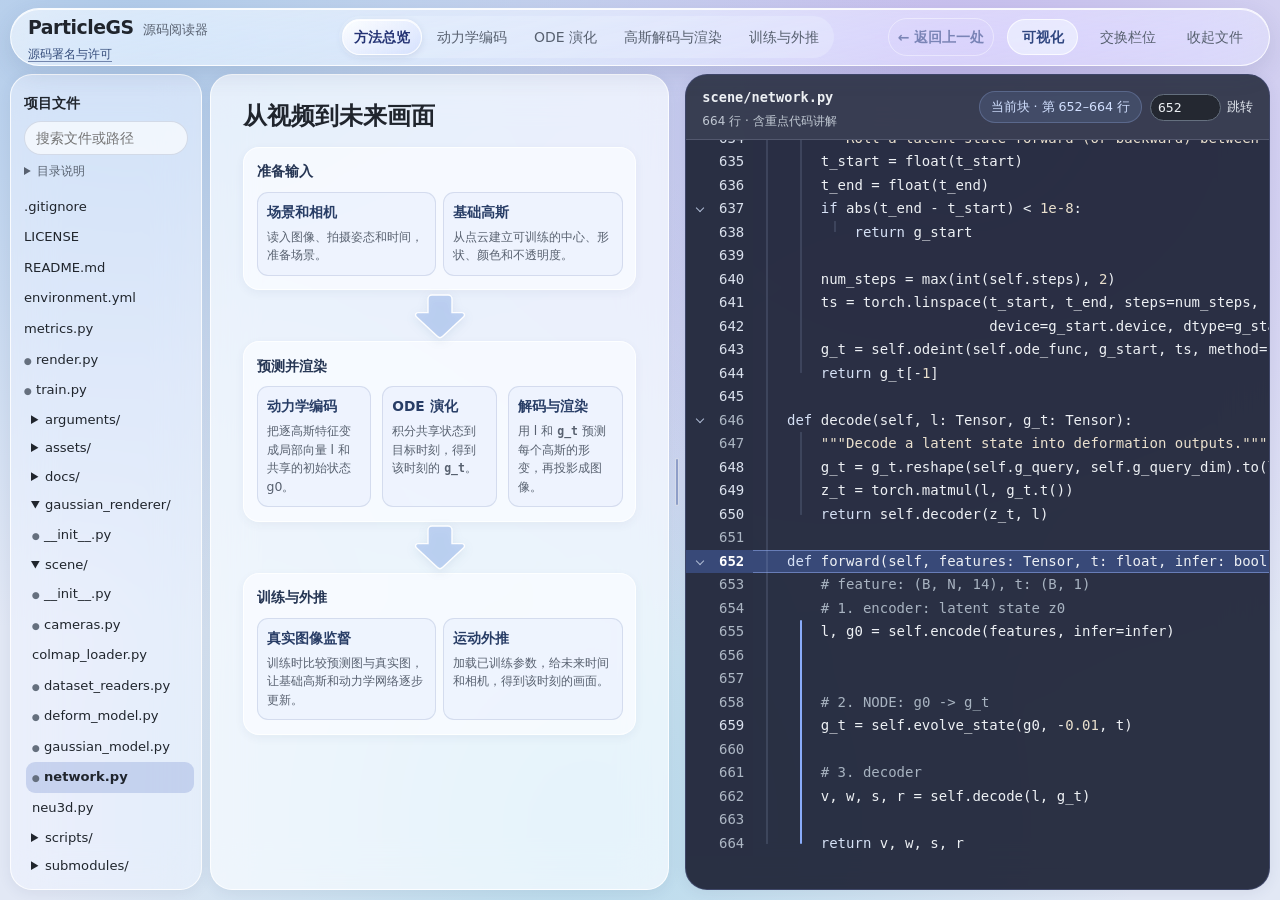
<file: index.html>
<!doctype html>
<html lang="zh-CN">
<head>
  <meta charset="utf-8">
  <meta name="viewport" content="width=device-width,initial-scale=1">
  <title>ParticleGS 源码阅读器</title>
  <link rel="stylesheet" href="reader.css?v=1c679a184b32">
  <link rel="stylesheet" href="decoder-diagram.css">
  <link rel="stylesheet" href="visualizations.css">
</head>
<body>
<header class="mast">
  <div class="brand"><strong>ParticleGS</strong><span>源码阅读器</span><a class="credits-link" href="credits.html">源码署名与许可</a></div>
  <nav id="examples" class="examples" aria-label="方法导航"></nav>
  <div class="mast-actions">
    <button id="reading-back" class="utility reading-back" type="button" disabled><span aria-hidden="true">←</span> 返回上一处</button>
    <button id="open-visualizations" class="utility visualization-launch" type="button" aria-haspopup="dialog" aria-controls="visualization-index">可视化</button>
    <button id="swap-panes" class="utility pane-order" type="button" aria-controls="lesson-pane source-pane" aria-pressed="false">交换栏位</button>
    <button id="toggle" class="utility" aria-controls="sidebar" aria-expanded="true">收起文件</button>
  </div>
</header>
<div class="workbench" id="bench">
  <aside id="sidebar" aria-label="文件目录">
    <div class="navtop">
      <label for="filter">项目文件</label>
      <input id="filter" type="search" placeholder="搜索文件或路径" autocomplete="off">
      <details class="directory-info">
        <summary>目录说明</summary>
        <p id="coverage"></p>
      </details>
    </div>
    <nav id="tree" aria-label="源码目录"></nav>

  </aside>
  <main class="reader-panes">
    <section id="lesson-pane" class="lesson" aria-label="代码讲解和可视化">
      <div id="reading" class="reading" aria-live="polite"></div>
    </section>
    <div id="reader-splitter" class="reader-splitter" role="separator" aria-label="讲解区宽度"
      aria-controls="lesson-pane" aria-orientation="vertical" aria-valuemin="25" aria-valuemax="75"
      aria-valuenow="44" tabindex="0" title="左右拖动调整宽度，双击恢复默认"></div>
    <section id="source-pane" class="source" aria-label="源代码">
      <div class="sourcebar">
        <div><strong id="path"></strong><div id="status"></div></div>
        <span id="source-scope-range" class="source-scope-range" hidden></span>
        <form id="jump">
          <label class="sr" for="line">行号</label>
          <input id="line" type="number" min="1" placeholder="行号">
          <button>跳转</button>
        </form>
      </div>
      <div id="code" class="code" tabindex="0" aria-label="代码行。点击查看解释，用上下方向键切换行，点击行号旁的箭头折叠代码块。"></div>
    </section>
  </main>
</div>
<dialog id="visualization-index" class="visualization-index" aria-labelledby="visualization-title">
  <header>
    <h2 id="visualization-title">可视化</h2>
    <form method="dialog"><button type="submit" autofocus>关闭</button></form>
  </header>
  <div id="visualization-list" class="visualization-list"></div>
</dialog>
<script src="sources.js"></script>
<script src="lessons.js?v=534bbe574a1a"></script>
<script src="project-guide.js?v=bda162ab8691"></script>
<script src="project-manual.js"></script>
<script src="project-notes.js"></script>
<script src="project-parameters.js"></script>
<script src="project-blocks.js?v=e757223544d8"></script>
<script src="project-collections.js"></script>
<script src="collection-details.js"></script>
<script src="collection-ui.js"></script>
<script src="project-expressions.js?v=a1da36691e9a"></script>
<script src="parameter-ui.js"></script>
<script src="expression-ui.js?v=c248bbf703a5"></script>
<script src="project-ui.js?v=62395c3421f5"></script>
<script src="block-ui.js?v=900f83ab3ac8"></script>
<script src="ode-chapter.js?v=17c70b2e24cc"></script>
<script src="project-name-contexts.js?v=3cd729aeef01"></script>
<script src="term-ui.js?v=ff2b0102f189"></script>
<script src="decoder-diagram.js?v=8878a934610c"></script>
<script src="core-diagrams.js"></script>
<script src="visualizations.js?v=194e26c042cb"></script>
<script src="reader.js?v=dc82ee4d637b"></script>
</body>
</html>
</file>
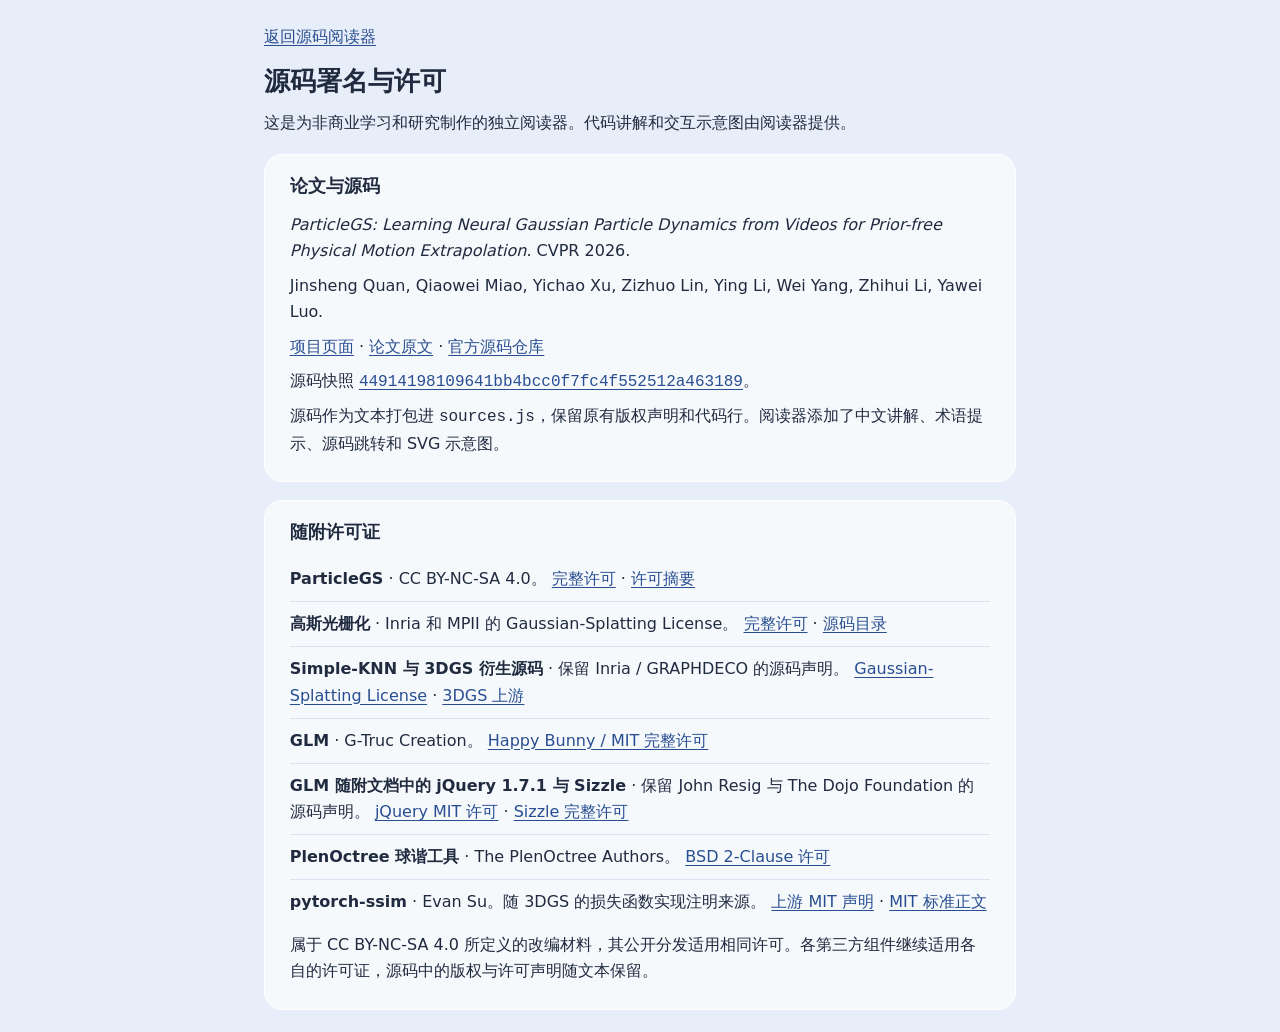
<file: credits.html>
<!doctype html>
<html lang="zh-CN">
<head>
  <meta charset="utf-8">
  <meta name="viewport" content="width=device-width,initial-scale=1">
  <title>源码署名与许可 · ParticleGS 源码阅读器</title>
  <style>
    :root { color-scheme: light; font: 1rem/1.65 "Microsoft YaHei UI", system-ui, sans-serif; color: #202b40; }
    body { margin: 0; min-height: 100vh; background: #e8eef9; }
    main { width: min(47rem, calc(100% - 2rem)); margin: 1.5rem auto; }
    h1 { margin: .6rem 0 .35rem; font-size: 1.6rem; }
    h2 { margin: 0 0 .7rem; font-size: 1.12rem; }
    p { margin: .5rem 0; }
    section { margin-top: 1.1rem; padding: 1rem clamp(.9rem, 3vw, 1.55rem); border: 1px solid #fff; border-radius: 18px; background: rgba(255,255,255,.64); }
    ul { margin: 0; padding: 0; list-style: none; }
    li { overflow-wrap: anywhere; padding: .55rem 0; }
    li + li { border-top: 1px solid #dbe3f1; }
    a { color: #284e91; text-underline-offset: .19em; }
    a:focus-visible { outline: 2px solid #527ed1; outline-offset: 3px; }
    code { overflow-wrap: anywhere; }
  </style>
</head>
<body>
<main>
  <a href="index.html">返回源码阅读器</a>
  <h1>源码署名与许可</h1>
  <p>这是为非商业学习和研究制作的独立阅读器。代码讲解和交互示意图由阅读器提供。</p>

  <section aria-labelledby="paper">
    <h2 id="paper">论文与源码</h2>
    <p lang="en"><cite>ParticleGS: Learning Neural Gaussian Particle Dynamics from Videos for Prior-free Physical Motion Extrapolation</cite>. CVPR 2026.</p>
    <p lang="en">Jinsheng Quan, Qiaowei Miao, Yichao Xu, Zizhuo Lin, Ying Li, Wei Yang, Zhihui Li, Yawei Luo.</p>
    <p><a href="https://quanjinsheng.github.io/ParticleGS/">项目页面</a> ·
      <a href="https://openaccess.thecvf.com/content/CVPR2026/papers/Quan_ParticleGS_Learning_Neural_Gaussian_Particle_Dynamics_from_Videos_for_Prior-free_CVPR_2026_paper.pdf">论文原文</a> ·
      <a href="https://github.com/QuanJinSheng/ParticleGS">官方源码仓库</a></p>
    <p>源码快照 <a href="https://github.com/QuanJinSheng/ParticleGS/tree/44914198109641bb4bcc0f7fc4f552512a463189"><code>44914198109641bb4bcc0f7fc4f552512a463189</code></a>。</p>
    <p>源码作为文本打包进 <code>sources.js</code>，保留原有版权声明和代码行。阅读器添加了中文讲解、术语提示、源码跳转和 SVG 示意图。</p>
  </section>

  <section aria-labelledby="licenses">
    <h2 id="licenses">随附许可证</h2>
    <ul>
      <li><strong>ParticleGS</strong> · CC BY-NC-SA 4.0。
        <a href="licenses/ParticleGS-CC-BY-NC-SA-4.0.txt">完整许可</a> ·
        <a href="https://creativecommons.org/licenses/by-nc-sa/4.0/">许可摘要</a></li>
      <li><strong>高斯光栅化</strong> · Inria 和 MPII 的 Gaussian-Splatting License。
        <a href="licenses/Gaussian-Splatting.txt">完整许可</a> ·
        <a href="https://github.com/QuanJinSheng/ParticleGS/tree/44914198109641bb4bcc0f7fc4f552512a463189/submodules/depth-diff-gaussian-rasterization">源码目录</a></li>
      <li><strong>Simple-KNN 与 3DGS 衍生源码</strong> · 保留 Inria / GRAPHDECO 的源码声明。
        <a href="licenses/Simple-KNN-Gaussian-Splatting.txt">Gaussian-Splatting License</a> ·
        <a href="https://github.com/graphdeco-inria/gaussian-splatting">3DGS 上游</a></li>
      <li><strong>GLM</strong> · G-Truc Creation。
        <a href="licenses/GLM.txt">Happy Bunny / MIT 完整许可</a></li>
      <li><strong>GLM 随附文档中的 jQuery 1.7.1 与 Sizzle</strong> · 保留 John Resig 与 The Dojo Foundation 的源码声明。
        <a href="licenses/jQuery-1.7.1-MIT.txt">jQuery MIT 许可</a> ·
        <a href="licenses/Sizzle.txt">Sizzle 完整许可</a></li>
      <li><strong>PlenOctree 球谐工具</strong> · The PlenOctree Authors。
        <a href="licenses/PlenOctree-BSD-2-Clause.txt">BSD 2-Clause 许可</a></li>
      <li><strong>pytorch-ssim</strong> · Evan Su。随 3DGS 的损失函数实现注明来源。
        <a href="https://github.com/Po-Hsun-Su/pytorch-ssim/blob/master/LICENSE.txt">上游 MIT 声明</a> ·
        <a href="licenses/MIT-standard.txt">MIT 标准正文</a></li>
    </ul>
    <p>属于 CC BY-NC-SA 4.0 所定义的改编材料，其公开分发适用相同许可。各第三方组件继续适用各自的许可证，源码中的版权与许可声明随文本保留。</p>
  </section>
</main>
</body>
</html>
</file>
<file: reader.css>
:root {
  --paper: #fff;
  --panel: #f5f6f8;
  --ink: #20252d;
  --muted: #586170;
  --rule: #dce0e6;
  --accent: #2858af;
  --night: #202329; --code-ink: #edf0f4;
  --mono: "Cascadia Mono", Consolas, monospace;
  color: var(--ink);
  font: 1rem/1.72 "Microsoft YaHei UI", "PingFang SC", system-ui, sans-serif;
  font-kerning: normal;
}
*, *::before, *::after { box-sizing: border-box; }
body { margin: 0; height: 100dvh; display: flex; flex-direction: column; background: var(--paper); }
button, input { font: inherit; color: inherit; }
button { cursor: pointer; }
button:focus-visible, input:focus-visible, summary:focus-visible, .code:focus-visible {
  outline: 2px solid #527ed1;
  outline-offset: 2px;
}
.mast {
  flex: 0 0 auto;
  min-height: 60px;
  display: flex;
  align-items: center;
  gap: clamp(12px, 3vw, 46px);
  padding: 0 22px;
  position: relative;
  z-index: 1;
  border-bottom: 1px solid var(--rule);
  background: rgba(248, 249, 251, .95);
  backdrop-filter: blur(12px);
}
.brand { display: flex; align-items: baseline; flex-wrap: wrap; gap: 2px 9px; }
.brand strong { font-size: 1.18rem; letter-spacing: -.025em; }
.brand span { font-size: .81rem; color: var(--muted); }
.examples { display: flex; align-self: stretch; gap: clamp(11px, 2vw, 26px); }
.examples button, .utility {
  border: 0;
  background: none;
  padding: 6px 1px;
  color: var(--muted);
  font-size: .875rem;
  white-space: nowrap;
}
.examples button {
  border-bottom: 2px solid transparent;
  padding-top: 8px;
}
.examples button:hover, .utility:hover { color: var(--ink); }
.examples button[aria-pressed=true] {
  color: var(--ink);
  font-weight: 650;
  border-bottom-color: var(--accent);
}
.utility { margin-left: auto; }
.workbench {
  flex: 1;
  min-height: 0;
  display: grid;
  grid-template-columns: clamp(168px, 15vw, 225px) minmax(0, 1fr);
}
.workbench.closed { grid-template-columns: minmax(0, 1fr); }
.closed aside { display: none; }
aside {
  display: flex;
  flex-direction: column;
  min-width: 0;
  overflow: hidden;
  background: var(--panel);
  border-right: 1px solid var(--rule);
}
.navtop { padding: 16px 13px 10px; display: grid; gap: 6px; font-size: .875rem; font-weight: 650; }
.navtop input {
  width: 100%;
  min-width: 0;
  background: var(--paper);
  border: 1px solid var(--rule);
  border-radius: 4px;
  padding: 4px 7px;
  font-weight: 400;
}
#tree { flex: 1; overflow: auto; padding: 0 7px 10px; font-size: .82rem; }
#tree details { padding-left: 8px; }
#tree summary { cursor: pointer; padding: 3px 5px; overflow-wrap: anywhere; }
#tree button {
  display: block;
  width: 100%;
  text-align: left;
  padding: 4px 6px;
  border: 0;

  background: transparent;
  overflow-wrap: anywhere;
}
#tree button:hover { background: #ebeef3; }
#tree button[aria-current=true] {
  background: #e8ecf3;

  font-weight: 650;
}
.annotated { color: #656f7e; margin-right: 4px; font-size: .7em; }
main { display: grid; grid-template-columns: minmax(0, 44fr) minmax(0, 56fr); min-width: 0; min-height: 0; }
main section { display: flex; flex-direction: column; min-width: 0; min-height: 0; }
.reading { overflow: auto; flex: 1; padding: 27px clamp(16px, 2.5vw, 38px) 36px; overflow-wrap: anywhere; }
.reading h1 { margin: 3px 0 14px; font-size: 1.48rem; line-height: 1.35; font-weight: 650; }
.eyeline { font-size: .78rem; color: var(--muted); }
.reading p, .line-notes, .diagram { max-width: 64ch; }
.reading p { margin: 9px 0 13px; }
.reading code, .line-note pre { font-family: var(--mono); font-variant-ligatures: none; }
.reading code { font-size: .92em; font-weight: 550; }
.reading p.note { font-size: .875rem; color: var(--muted); }
.note strong { color: var(--ink); font-weight: 650; margin-right: .75em; }
.line-note {
  border-top: 1px solid var(--rule);
  padding: 11px 0 13px;
  font-size: .875rem;
  line-height: 1.65;
}
.line-note.active-note { border-left: 2px solid var(--accent); padding-left: 10px; margin-left: -12px; }
.line-note-header { display: flex; flex-wrap: wrap; gap: 5px 11px; align-items: baseline; }
.line-note-header button {
  border: 0;
  background: none;
  padding: 0;
  color: var(--muted);
  font-size: .8125rem;
  line-height: 1.35;
  font-variant-numeric: tabular-nums;
}
.line-note-header button:hover { text-decoration: underline; }
.line-note-header button[aria-pressed=true] { color: var(--accent); font-weight: 700; }
.line-note pre {
  margin: 2px 0 6px;
  padding: 4px 7px;
  background: var(--night); color: var(--code-ink);
  border-radius: 3px;
  font-size: .8125rem;
  line-height: 1.55; white-space: pre-wrap; overflow-wrap: anywhere;
  overflow: auto;
}
.line-note dl {
  margin: 7px 0 0;
  font-size: .875rem;
  line-height: 1.68;
}
.parameter-row {
  display: grid;
  grid-template-columns: minmax(0, 35%) minmax(0, 1fr);
  gap: 5px 10px;
  padding: 5px 0;
}
.parameter-row + .parameter-row { border-top: 1px solid rgba(59, 77, 124, .10); }
.line-note dd { margin: 0; }
.line-note dt code { font-size: 1em; font-weight: 600; }
.diagram { margin: 19px 0 15px; border-top: 1px solid var(--rule); padding-top: 11px; }
.diagram small { display: block; font-size: .81rem; color: var(--muted); margin-top: 7px; }
.diagram label { display: block; font-size: .875rem; }
.diagram svg { display: block; width: 100%; height: auto; margin: 8px 0; background: var(--panel); }
.diagram input { display: block; width: 100%; margin: 3px 0; accent-color: var(--accent); }
.steps, .ode-flow {
  display: grid;
  grid-auto-flow: column;
  grid-auto-columns: minmax(0, 1fr);
  gap: 0;
  list-style: none;
  padding: 0;
  margin: 0 0 10px;
}
.steps li, .ode-flow li { position: relative; text-align: center; margin: 0; }
.steps li:not(:last-child)::after, .ode-flow li:not(:last-child)::after {
  content: "";
  position: absolute;
  left: 50%;
  top: 8px;
  width: 100%;
  border-top: 1px solid #c8ced8;
  pointer-events: none;
}
.steps button, .ode-flow button {
  display: block;
  position: relative;
  z-index: 1;
  width: 100%;
  border: 0;
  background: none;
  padding: 20px 4px 0;
  color: var(--muted);
  line-height: 1.45;
  font-size: .79rem;
}
.steps button::before, .ode-flow button::before {
  content: "";
  position: absolute;
  top: 4px;
  left: calc(50% - 4.5px);
  width: 9px;
  height: 9px;
  border: 1px solid #7e899b;
  border-radius: 50%;
  background: var(--paper);
}
.steps button:hover, .ode-flow button:hover { text-decoration: underline; }
.steps button[aria-pressed=true], .ode-flow button[aria-pressed=true] { color: var(--ink); font-weight: 700; }
.steps button[aria-pressed=true]::before, .ode-flow button[aria-pressed=true]::before {
  border-color: var(--accent);
  background: var(--accent);
  box-shadow: 0 0 0 3px var(--paper);
}
.source { background: var(--night); color: var(--code-ink); }
.sourcebar {
  min-height: 58px;
  display: flex;
  flex-wrap: wrap;
  justify-content: space-between;
  align-items: center;
  gap: 8px;
  padding: 8px 16px;
  border-bottom: 1px solid #3d444e;
  background: #2a2e36;
  overflow-wrap: anywhere;
}
.sourcebar strong { font: 600 .85rem var(--mono); }
.source-scope-range {
  margin-inline-start: auto;
  max-width: 100%;
  padding: .26rem .68rem;
  border: 1px solid rgba(163, 193, 252, .24);
  border-radius: 999px;
  background: rgba(140, 176, 250, .12);
  color: #d1dfff;
  font-size: .79rem;
  font-variant-numeric: tabular-nums;
}
#status { color: #bfc7d2; font-size: .75rem; }
#jump { display: flex; gap: 6px; flex-shrink: 0; align-items: center; }
#jump[hidden] { display: none; }
#line { width: 8ch; padding: 2px 4px; border: 1px solid #65707f; border-radius: 3px; background: #242831; font: .82rem/1.6 var(--mono); }
#jump button { background: none; border: 0; padding: 2px 0; color: #e0e5ed; font-size: .81rem; }
#jump button:hover { text-decoration: underline; }
.code {
  --source-gutter: 5ch;
  position: relative;
  overflow: auto;
  flex: 1;
  min-height: 0;
  padding: 8px 0 34px;
  font: .875rem/1.68 var(--mono);
  tab-size: 4;
}
.code.has-source-folds { --source-gutter: calc(5ch + 1.55rem); }
.row { display: grid; grid-template-columns: var(--source-gutter) 1fr; min-width: 100%; width: max-content; cursor: pointer; }
.row[hidden] { display: none; }
.row:hover, .row.selected { background: #292e37; }
.row.current { background: #304469; box-shadow: inset 0 1px #698ac4, inset 0 -1px #698ac4; }
.num { position: sticky; left: 0; z-index: 2; user-select: none; text-align: right; padding-right: 9px; color: #adb7c4; background: #242831; }
.has-note .num { color: #dae1ed; }
.current .num { background: #304469; color: #fff; font-weight: 700; }
.src { white-space: pre; padding-right: 20px; }
.source-fold-toggle {
  position: absolute;
  inset: 0 auto 0 2px;
  display: grid;
  place-items: center;
  width: 1.45rem;
  padding: 0;
  border: 0;
  border-radius: 4px;
  color: #aebbd3;
  background: transparent;
}
.source-fold-toggle::before {
  content: "";
  width: 6px;
  height: 6px;
  border: solid currentColor;
  border-width: 0 1.5px 1.5px 0;
  transform: translateY(-1px) rotate(45deg);
}
.source-fold-toggle[aria-expanded="false"] { color: #d1dfff; }
.source-fold-toggle[aria-expanded="false"]::before { transform: translateX(-1px) rotate(-45deg); }
.source-fold-toggle:hover, .source-fold-toggle:focus-visible { background: rgba(155, 184, 243, .17); color: #e3ecff; }
.source-fold-toggle:focus-visible { outline-offset: -2px; }
.src[data-folded]::after {
  content: "… " attr(data-folded) " 行";
  margin-inline-start: .8em;
  padding: .12em .5em;
  border-radius: 4px;
  background: rgba(146, 178, 247, .17);
  color: #cfddfc;
  font-size: .85em;
  user-select: none;
}
.source-scope-guides {
  position: absolute;
  inset-block-start: 0;
  inset-inline-start: var(--source-gutter);
  width: 0;
  z-index: 1;
  pointer-events: none;
}
.source-scope-guide {
  position: absolute;
  inset-inline-start: calc(var(--scope-column) * 1ch);
  width: 1px;
  translate: -50% 0;
  border-radius: 1px;
  background: rgba(160, 179, 210, .34);
}
.source-scope-guide.current-scope {
  width: 2px;
  background: #8aacfa;
}
@media (forced-colors: active) {
  .source-scope-guide { background: GrayText; forced-color-adjust: none; }
  .source-scope-guide.current-scope { background: Highlight; }
}
.comment { color: #a8b3c1; }
.kw { color: #d6e1f6; }
.lit { color: #eae0ce; }
.binary { padding: 16px; }
.sr { position: absolute; width: 1px; height: 1px; overflow: hidden; clip-path: inset(50%); }
@media (max-width: 880px) {
  .mast { padding-inline: 13px; }
  .parameter-row { display: block; }
  .line-note dd { margin-bottom: 5px; }
  .sourcebar { flex-wrap: wrap; padding-inline: 10px; }
}
@media (max-width: 650px) {
  body { height: auto; }
  .mast { min-height: 0; flex-wrap: wrap; gap: 0 12px; }
  .brand, .utility { padding-block: 7px; }
  .examples { order: 3; flex-basis: 100%; min-height: 38px; }
  .workbench { display: block; }
  aside { max-height: 190px; }
  main { grid-template-columns: 1fr; }
  .reading { max-height: 48vh; }
  .code { height: 54vh; flex: auto; }
}
@media (forced-colors: active) {
  .mast { backdrop-filter: none; }
  .row.current, .line-note.active-note { outline: 2px solid Highlight; outline-offset: -2px; }
}



/* Frosted reading surfaces */
:root {
  --accent: #394caa;
  --glass-edge: rgba(255, 255, 255, .82);
  --glass-line: rgba(59, 77, 124, .17);
  --glass-fill: rgba(251, 252, 255, .56);
  --glass-selection: rgba(151, 165, 239, .26);
}
body {
  background:
    radial-gradient(ellipse at 8% 13%, #bdcde9 0%, transparent 46%),
    radial-gradient(ellipse at 61% 0%, #d1c9f0 0%, transparent 48%),
    radial-gradient(ellipse at 53% 96%, #c6daf1 0%, transparent 48%),
    #e5ebf6;
  background-attachment: fixed;
}
.mast, aside, .lesson, .source {
  border: 1px solid var(--glass-edge);
  background: var(--glass-fill);
  backdrop-filter: blur(22px) saturate(118%);
  border-radius: 12px;
  box-shadow: 0 3px 14px rgba(53, 70, 105, .08);
}
.mast {
  min-height: 58px;
  margin: 8px 10px 0;
  padding-inline: 17px;
  border-color: var(--glass-edge);
  background: rgba(244, 247, 255, .52);
}
.examples { align-self: center; gap: 5px; }
.examples button {
  min-height: 36px;
  padding: 5px 11px;
  border: 1px solid transparent;
  border-radius: 7px;
}
.examples button:hover { background: rgba(255, 255, 255, .38); }
.examples button[aria-pressed=true] {
  color: #27347b;
  border-color: rgba(109, 128, 210, .25);
  background: var(--glass-selection);
  box-shadow: inset 0 1px rgba(255, 255, 255, .60);
  backdrop-filter: blur(10px);
}
.workbench { gap: 8px; padding: 8px 10px 10px; }
main { gap: 8px; }
aside { background: rgba(245, 248, 255, .57); }
.navtop input { background: rgba(255, 255, 255, .67); border-color: var(--glass-line); }
#tree button { border-radius: 4px; }
#tree button:hover { background: rgba(255, 255, 255, .48); }
#tree button[aria-current=true] {

  background: rgba(119, 142, 209, .30);
}
.lesson { background: rgba(250, 251, 255, .66); overflow: hidden; }
.reading { padding-top: 23px; }
.line-note { border-top-color: rgba(59, 77, 124, .10); cursor: pointer; }
.line-note:not(.active-note):hover { background: rgba(255, 255, 255, .35); border-radius: var(--selection-radius); }
.line-note.active-note {
  margin: 0 0 9px;
  padding: 11px 12px 13px;
  border: 1px solid rgba(116, 135, 213, .28);
  border-radius: 9px;
  background: var(--glass-selection);
  box-shadow: inset 0 1px rgba(255, 255, 255, .62);
  backdrop-filter: blur(12px);
}
.diagram { border-top-color: rgba(59, 77, 124, .09); }
.diagram svg {
  border: 1px solid rgba(255, 255, 255, .30);
  border-radius: 8px;
  background: rgba(248, 251, 255, .48);
}
/* Each numbered step links to the corresponding line in the current file. */
.ode-flow {
  counter-reset: ode-stage;
  padding: 3px;
  gap: 4px;
  border: 1px solid var(--glass-edge);
  border-radius: 9px;
  background: rgba(244, 248, 255, .44);
}
.ode-flow li { counter-increment: ode-stage; }
.ode-flow li:not(:last-child)::after { content: none; }
.ode-flow button {
  display: flex;
  align-items: center;
  justify-content: center;
  gap: 6px;
  min-height: 34px;
  padding: 5px;
  border: 1px solid transparent;
  border-radius: 6px;
}
.ode-flow button::before {
  content: counter(ode-stage);
  position: static;
  flex: 0 0 auto;
  width: 1.2rem;
  height: 1.2rem;
  border: 0;
  background: rgba(255, 255, 255, .68);
  color: #35416f;
  font: .73rem/1.2rem var(--mono);
}
.ode-flow button:hover { background: rgba(255, 255, 255, .60); text-decoration: none; }
.ode-flow button[aria-pressed=true] {
  background: var(--glass-selection);
  border-color: rgba(116, 135, 213, .24);
  color: #27347b;
}
.ode-flow button[aria-pressed=true]::before {
  background: #4659b2;
  color: white;
  box-shadow: none;
}
.source {
  overflow: hidden;
  background: rgba(30, 35, 54, .94);
  border-color: rgba(89, 101, 151, .46);
}
.sourcebar {
  background: rgba(237, 241, 255, .075);
  border-bottom-color: rgba(220, 228, 254, .16);
}
.num { background: #292f43; }
.row:hover, .row.selected { background: rgba(190, 205, 252, .085); }
.row.current, .current .num { background: #384978; }
.row.current { box-shadow: inset 0 1px #687db7, inset 0 -1px #687db7; }
@media (max-width: 650px) {
  .mast { padding-inline: 10px; }
  .examples { padding-bottom: 5px; }
  .workbench { display: block; }
  main { margin-top: 8px; }
}
@media (forced-colors: active) {
  .mast, aside, .lesson, .source, .examples button[aria-pressed=true], .line-note.active-note {
    backdrop-filter: none;
    border-color: CanvasText;
  }
  .examples button[aria-pressed=true], .ode-flow button[aria-pressed=true] { outline: 1px solid Highlight; }
}
#tree, .reading { scrollbar-color: #9ba9c3 transparent; }
.code { scrollbar-color: #7886a5 #252b3e; }

.parameter-row:has(.explanation-label) { grid-template-columns: 7em minmax(0, 1fr); }
.explanation-label { font-weight: 650; color: var(--ink); }
.directory-info { font-size: .75rem; font-weight: 400; color: var(--muted); }
.directory-info summary { cursor: pointer; }
.directory-info p { margin: 4px 0 2px; }
.reading p.line-group-caption { margin: 0 0 9px; font-size: .875rem; color: var(--muted); }
/* Material and width refinements for the reading workspace. */
:root {
  --pane-radius: 22px;
  --selection-radius: 16px;
  --glass-rim: rgba(255, 255, 255, .76);
}
body {
  background:
    radial-gradient(ellipse at 10% 4%, #b0cbea 0%, transparent 49%),
    radial-gradient(ellipse at 74% 12%, #c4b9ed 0%, transparent 53%),
    radial-gradient(ellipse at 46% 92%, #b9dbec 0%, transparent 56%),
    #e2e8f5;
  background-attachment: fixed;
}
.mast, aside, .lesson, .source { border-radius: var(--pane-radius); }
.mast {
  border-radius: 30px;
  background: linear-gradient(165deg, rgba(255, 255, 255, .59), rgba(241, 246, 255, .30));
  backdrop-filter: blur(28px) saturate(145%);
  box-shadow: inset 0 1px 0 rgba(255, 255, 255, .84), 0 8px 24px rgba(53, 67, 107, .13);
}
.examples { padding: 3px; border-radius: 999px; background: rgba(241, 246, 255, .28); gap: 3px; }
.examples button, .utility { border-radius: 999px; }
.examples button[aria-pressed=true],
.ode-flow button[aria-pressed=true] {
  color: #253475;
  border-color: rgba(255, 255, 255, .78);
  background: linear-gradient(150deg, rgba(255, 255, 255, .86), rgba(198, 212, 253, .55));
  box-shadow: inset 0 1px rgba(255, 255, 255, .92), 0 2px 7px rgba(55, 71, 124, .13);
}
.utility { padding-inline: 9px; }
.utility:hover { background: rgba(255, 255, 255, .37); }
.reading-back {
  border: 1px solid var(--glass-rim);
  background: rgba(240, 246, 255, .66);
  color: #304780;
  font-weight: 650;
}
.reading-back:hover:not(:disabled) { background: #f6f9ff; }
.reading-back:disabled { opacity: .56; cursor: default; background: transparent; }
@media (max-width: 650px) {
  .reading-back { display: none; }
  body > .reading-back:not(:disabled) {
    position: fixed;
    z-index: 3;
    inset-block-end: max(.8rem, env(safe-area-inset-bottom));
    inset-inline-end: max(.8rem, env(safe-area-inset-right));
    display: block;
    padding: .45rem .9rem;
    background: rgba(244, 248, 255, .90);
    backdrop-filter: blur(15px);
    box-shadow: 0 3px 14px rgba(53, 70, 105, .18);
  }
}
aside { background: rgba(241, 246, 255, .52); }
.navtop input { border-radius: 999px; padding-inline: 11px; }
#tree button { border-radius: 9px; }
.lesson { background: rgba(250, 252, 255, .71); }
.reading p, .line-notes, .diagram { max-width: none; }
.line-note.active-note {
  border-color: rgba(94, 118, 198, .56);
  border-radius: var(--selection-radius);
  background: rgba(198, 213, 254, .61);
  box-shadow: inset 0 1px rgba(255, 255, 255, .81), 0 4px 15px rgba(70, 90, 154, .11);
  backdrop-filter: blur(14px) saturate(125%);
}
.line-note pre, .diagram svg { border-radius: 10px; }
.ode-flow {
  padding: 4px;
  border-radius: 999px;
  background: linear-gradient(160deg, rgba(255, 255, 255, .53), rgba(221, 232, 251, .30));
  box-shadow: inset 0 1px var(--glass-rim), 0 2px 8px rgba(55, 71, 124, .06);
  backdrop-filter: blur(14px) saturate(125%);
}
.ode-flow button { height: 100%; border-radius: 999px; }
.ode-flow button[aria-pressed=true]::before {
  background: linear-gradient(150deg, #6576d3, #4254ae);
  box-shadow: inset 0 1px rgba(255, 255, 255, .32);
}
@media (prefers-reduced-transparency: reduce) {
  .ode-flow { background: #edf1fb; backdrop-filter: none; }
}
.source { background: rgba(30, 35, 54, .93); }
#line { border-radius: 999px; padding-inline: 7px; width: 9ch; }
@media (min-width: 651px) and (max-width: 1000px) {
  .workbench { grid-template-columns: clamp(122px, 16vw, 168px) minmax(0, 1fr); }
  main { grid-template-columns: minmax(0, 1fr) minmax(0, 1fr); }
}
.reader-splitter { display: none; }
.pane-order[aria-pressed=true] { color: var(--accent); background: var(--glass-selection); }
@media (min-width: 651px) {
  .reader-panes {
    --lesson-default: 44fr;
    --source-default: 56fr;
    --splitter-width: 16px;
    grid-template-columns:
      minmax(0, var(--first-pane, var(--lesson-width, var(--lesson-default))))
      var(--splitter-width)
      minmax(0, var(--last-pane, var(--source-width, var(--source-default))));
    column-gap: 0;
  }
  .reader-panes.source-first {
    --first-pane: var(--source-width, var(--source-default));
    --last-pane: var(--lesson-width, var(--lesson-default));
  }
  .reader-splitter {
    display: grid;
    place-items: center;
    min-height: 0;
    border-radius: 9px;
    cursor: col-resize;
    touch-action: none;
  }
  .reader-splitter::before {
    content: "";
    width: 4px;
    height: 48px;
    border-radius: 999px;
    border: 1px solid rgba(255, 255, 255, .65);
    background: rgba(81, 103, 162, .47);
  }
  .reader-splitter:hover::before,
  .reader-splitter:focus-visible::before,
  .reader-resizing .reader-splitter::before { background: var(--accent); height: 68px; }
  .reader-splitter:focus-visible { outline: 2px solid var(--accent); outline-offset: -2px; }
  .reader-resizing, .reader-resizing * { cursor: col-resize; user-select: none; }
}
@media (min-width: 651px) and (max-width: 1000px) {
  .reader-panes { --lesson-default: 50fr; --source-default: 50fr; }
}
@media (min-width: 651px) and (pointer: coarse) {
  .reader-panes { --splitter-width: 24px; }
}
@media (max-width: 650px) {
  :root { --pane-radius: 16px; }
  .mast { border-radius: 20px; }
  .examples { flex-basis: auto; margin-bottom: 5px; }
}
@media (prefers-reduced-transparency: reduce) {
  .mast, aside, .lesson, .source { backdrop-filter: none; }
  .mast, aside, .lesson { background: #f1f5fc; }
  .source { background: #252b40; }
}
@media (forced-colors: active) {
  .mast { backdrop-filter: none; }
  .examples button[aria-pressed=true] { outline: 1px solid Highlight; }
}
.diagram svg text { fill: #343f50; font-size: 16px; }


.line-note-header button[aria-pressed=true] {
  padding: .12em .54em;
  border: 1px solid rgba(248, 251, 255, .48);
  border-radius: 999px;
  color: #f8faff;
  background: rgba(60, 81, 163, .80);
  box-shadow: inset 0 1px rgba(255, 255, 255, .36), 0 2px 5px rgba(46, 68, 143, .18);
  backdrop-filter: blur(8px) saturate(115%);
}
.line-note.active-note .line-excerpt { background: #263354; }
.line-note:not(.active-note) {
  color: #586781;
}
.line-note:not(.active-note) :is(.line-note-header button, .call-part h2, .explanation-keyword) {
  color: #586781;
}
.line-note:not(.active-note) .line-excerpt {
  background: rgba(171, 188, 219, .20);
  color: #546681;
}
.line-note:not(.active-note) .line-excerpt :is(.kw, .lit, .comment) { color: inherit; }
.call-details {
  display: grid;
  gap: .57rem;
  margin-top: .6rem;
}
.call-part {
  min-width: 0;
  padding: .58rem .86rem .62rem;
  border: 1px solid rgba(255, 255, 255, .83);
  border-radius: 23px 23px 23px 8px;
  background: rgba(250, 252, 255, .47);
  box-shadow: inset 0 1px rgba(255, 255, 255, .73), 0 3px 7px rgba(61, 80, 139, .07);
  backdrop-filter: blur(13px) saturate(124%);
}
.line-note:not(.active-note) .call-part {
  background: rgba(185, 201, 229, .15);
  border-color: rgba(86, 111, 156, .10);
  box-shadow: none;
  backdrop-filter: none;
}
.call-part h2 {
  color: #263654;
  font-size: .8rem;
  font-weight: 650;
  line-height: 1.4;
  margin: 0 0 .22rem;
}
.call-part p { margin: .18rem 0 0; }
.call-part dl { margin-top: 3px; }
@media (prefers-reduced-transparency: reduce) {
  .line-note.active-note { background: #dee7fd; backdrop-filter: none; }
  .line-note-header button[aria-pressed=true] { background: #3c51a3; backdrop-filter: none; }
  .call-part { background: #f3f6fd; backdrop-filter: none; }
  .line-note:not(.active-note) .call-part { background: #edf2fa; }
}
@media (forced-colors: active) {
  .call-part {
    border-color: CanvasText;
    backdrop-filter: none;
  }
  .line-note-header button[aria-pressed=true] { border-color: Highlight; }
}

.diagram svg[data-ode-stage] text { font-family: var(--mono); font-size: 12px; }
[data-ode-stage] .ode-bracket text,
[data-ode-stage] .ode-return text { font-weight: 700; fill: #244c98; }
[data-ode-stage=time] .ode-states { opacity: .16; }
[data-ode-stage=time] .ode-bracket,
[data-ode-stage=time] .ode-return,
[data-ode-stage=states] .ode-return,
[data-ode-stage=return] .ode-bracket { display: none; }
[data-ode-stage=states] .ode-time-points,
[data-ode-stage=return] .ode-time-points { opacity: .32; }
[data-ode-stage=return] .ode-states { opacity: .27; }
[data-ode-stage]:not([data-ode-stage=time]) .ode-time-labels text:last-child { opacity: .60; }
.guide-links { list-style: none; padding: 0; margin: 12px 0; }
.guide-links li { border-top: 1px solid rgba(59, 77, 124, .11); padding: 8px 2px; margin: 0; }
.guide-links button { border: 0; background: none; padding: 0; text-align: left; color: var(--accent); font-weight: 650; }
.guide-links button:hover { text-decoration: underline; }
.guide-links button[aria-current=step] { color: #263277; }
.guide-links p { margin: 2px 0 0; }
@media (max-width: 920px) {
  .examples { overflow: auto; min-width: 0; }
}
@media (max-width: 650px) {
  .examples { flex-basis: 100%; }
}
.ode-flow.shape-flow { grid-auto-columns: minmax(5.6rem, 1fr); overflow-x: auto; }
.diagram .file-flow-caption {
  display: block;
  margin-bottom: .45rem;
}
.file-outline-picker {
  width: min(100%, 25rem);
  padding: .45rem .65rem;
  border: 1px solid var(--glass-edge);
  border-radius: 12px;
  background: rgba(248, 251, 255, .62);
  color: var(--ink);
  font: inherit;
  font-size: .85rem;
}



.block-outline {
  margin: 0 0 12px;
  padding: 0 7px;
  border: 1px solid var(--glass-rim);
  border-radius: 16px;
  background: rgba(249, 252, 255, .47);
  backdrop-filter: blur(12px);
  color: #394661;
  font-size: .8125rem;
}
.block-outline[open] { padding-bottom: 7px; }
.block-outline > summary {
  display: flex;
  align-items: baseline;
  gap: .6rem;
  min-height: 38px;
  padding: .47rem 8px;
  list-style: none;
  color: #2b3855;
  font-weight: 650;
  line-height: 1.5;
  cursor: pointer;
}
.block-outline > summary::-webkit-details-marker { display: none; }
.block-outline > summary::before {
  content: "";
  width: .38rem;
  height: .38rem;
  flex: 0 0 .38rem;
  border: solid #617192;
  border-width: 0 1.5px 1.5px 0;
  transform: translateY(-.1em) rotate(-45deg);
}
.block-outline[open] > summary::before { transform: translateY(-.2em) rotate(45deg); }
.block-outline-caption { min-width: 0; }
.block-outline-range {
  margin-left: auto;
  color: #586784;
  font-size: .77rem;
  font-weight: 500;
  white-space: nowrap;
}
.block-outline > ul {
  list-style: none;
  margin: 0;
  padding: 0;
}
.block-outline > ul > li {
  display: grid;
  grid-template-columns: max-content minmax(0, 1fr);
  align-items: baseline;
  gap: 8px;
  padding: 6px 8px;
  line-height: 1.55;
  border: 1px solid transparent;
  overflow-wrap: anywhere;
}
.block-outline > ul > li + li { border-top-color: rgba(59, 77, 124, .065); }
.block-outline > ul > li:hover {
  border-radius: 8px;
  background: rgba(255, 255, 255, .43);
}
.block-outline > ul > li:has(> .block-outline-jump[aria-current]) {
  border-radius: 8px;
  background: rgba(190, 202, 250, .34);
  border-color: rgba(134, 152, 224, .20);
}
.block-outline-jump {
  min-width: 5.2em;
  border: 0;
  border-radius: 5px;
  padding: 1px 5px;
  background: transparent;
  color: #344987;
  font-size: .76rem;
  font-variant-numeric: tabular-nums;
  white-space: nowrap;
  line-height: 1.45;
}
.block-outline-jump:hover { text-decoration: underline; }
.block-outline-jump[aria-current] {
  color: #293877;
  font-weight: 650;
  background: rgba(255, 255, 255, .58);
}
.block-outline-clause {
  display: grid;
  grid-template-columns: var(--block-outline-keyword-width, 3.25em) minmax(0, 1fr);
  gap: 8px;
  align-items: baseline;
}
.block-outline-wide-keywords { --block-outline-keyword-width: 4.5em; }
.block-outline-keyword {
  color: #536893;
  font: 650 .79rem/1.55 var(--mono);
  white-space: nowrap;
}
@media (max-width: 520px) {
  .block-outline > ul > li, .block-outline-clause { gap: 4px; }
  .block-outline > ul > li { padding-inline: 4px; }
}
@media (prefers-reduced-transparency: reduce) {
  .block-outline { background: #f3f6fc; backdrop-filter: none; }
}
@media (forced-colors: active) {
  .block-outline > ul > li:has(> .block-outline-jump[aria-current]) { outline: 1px solid Highlight; }
}
.line-note .structured-excerpt { white-space: pre; overflow-wrap: normal; }

.collection-argument + .collection-argument,
.collection-set + .collection-set,
.collection-call + .collection-call {
  border-top: 1px solid rgba(59, 77, 124, .10);
  margin-top: .8em;
  padding-top: .7em;
}
.collection-label {
  color: var(--muted);
  display: block;
  font-weight: 600;
  margin: 0 0 .28em;
}
.collection-set { margin-top: .55em; }
.expression-steps > .parameter-row { padding-block: .45rem; min-width: 0; }
.ordered-expression-steps { margin: .35rem 0; padding-inline-start: 1.5rem; }
.ordered-expression-steps > li + li { margin-top: .55rem; }
.ordered-expression-steps .expression-step-body { display: inline; margin-inline-start: .45em; }
.ordered-expression-steps .expression-step-body p { margin-block: .2rem; }
.expression-steps > .parameter-row > dd > p { margin: 0 0 .25rem; }
.expression-steps > .parameter-row > dd > p:last-child { margin-bottom: 0; }
@media (max-width: 435px) {
  .expression-steps > .parameter-row { grid-template-columns: minmax(0, 1fr); }
}

.expression-link {
  background: transparent;
  border: 0;
  border-radius: .6rem;
  color: var(--accent);
  font: inherit;
  padding: .1rem .4rem;
}
.expression-link:hover { background: rgba(84, 104, 169, .12); }
.definition-results {
  font-size: .8rem;
  line-height: 1.55;
  list-style: none;
  margin: 0;
  padding: 0;
}
.definition-results li {
  display: grid;
  grid-template-columns: 4rem minmax(0, 1fr);
  align-items: baseline;
  gap: .55rem;
  border-top: 1px solid rgba(59, 77, 124, .10);
  padding-block: .26rem;
}
.definition-results li:first-child { border-top: 0; }
.definition-results button {
  justify-self: start;
  font-size: inherit;
  font-variant-numeric: tabular-nums;
  padding: .08rem .44rem;
  border-radius: 999px;
  background: rgba(88, 121, 199, .09);
  white-space: nowrap;
}
.definition-results button:hover {
  background: rgba(88, 121, 199, .17);
}
.definition-results button:focus-visible {
  outline: 2px solid var(--accent);
  outline-offset: 2px;
}
.definition-results .definition-return-code {
  font-size: inherit;
  overflow-wrap: anywhere;
  white-space: pre-wrap;
}
.definition-results .definition-return-meaning {
  display: block;
  margin-top: .1rem;
  color: var(--muted);
}

.expression-rows .expression-tree { grid-column: 1 / -1; }

@media (min-width: 1050px) {
  .expression-rows > .parameter-row:not(:has(.explanation-label)) {
    grid-template-columns: minmax(7.5rem, 34%) minmax(0, 1fr);
  }
}

.parameter-kind {
  display: block;
  color: var(--muted);
  font-size: .72em;
  line-height: 1.35;
}
.method-map {
  --method-map-gap: 3.2rem;
  container-type: inline-size;
  display: grid;
  gap: var(--method-map-gap);
  margin-top: .65rem;
}
.method-map-band {
  position: relative;
  padding: .7rem .8rem .85rem;
  border: 1px solid var(--glass-rim);
  border-radius: 16px;
  background: rgba(250, 252, 255, .76);
  box-shadow: 0 3px 10px rgba(55, 71, 124, .06);
}
.method-map-band + .method-map-band::before {
  position: absolute;
  top: calc(var(--method-map-gap) * -.5 - 1px);
  left: 50%;
  width: 4rem;
  height: 3.05rem;
  transform: translate(-50%, -50%);
  background: url("data:image/svg+xml,%3Csvg%20xmlns%3D%22http%3A//www.w3.org/2000/svg%22%20viewBox%3D%220%200%2064%2049%22%3E%3Cpath%20d%3D%22M24%203.5h16a4%204%200%200%201%204%204V21h10a2.4%202.4%200%200%201%201.65%204.15l-20.9%2019.5a4%204%200%200%201-5.5%200l-20.9-19.5A2.4%202.4%200%200%201%2010%2021h10V7.5a4%204%200%200%201%204-4Z%22%20fill%3D%22%23a9c2ef%22%20fill-opacity%3D%22.66%22%20stroke%3D%22%23fff%22%20stroke-opacity%3D%22.95%22%20stroke-width%3D%221.4%22/%3E%3C/svg%3E") center / contain no-repeat;
  filter: drop-shadow(0 3px 5px rgba(57, 90, 147, .14));
  pointer-events: none;
  content: "";
}
@media (forced-colors: active) {
  .method-map-band + .method-map-band::before {
    display: grid;
    place-items: center;
    color: CanvasText;
    background: none;
    filter: none;
    font-size: 1.65rem;
    content: "↓";
  }
}
.method-map-band h2 {
  color: #263654;
  font-size: .9rem;
  margin: 0 0 .5rem;
}
.method-map-links {
  display: grid;
  grid-template-columns: repeat(2, minmax(0, 1fr));
  gap: .45rem;
  list-style: none;
  margin: 0;
  padding: 0;
}
.method-map-band:nth-child(2) .method-map-links {
  grid-template-columns: repeat(3, minmax(0, 1fr));
  gap: .7rem;
}
.method-map-links li {
  min-width: 0;
  margin: 0;
}
.method-map-node {
  display: grid;
  align-content: start;
  width: 100%;
  min-width: 0;
  height: 100%;
  padding: .5rem .55rem .6rem;
  border: 1px solid rgba(84, 108, 160, .17);
  border-radius: 11px;
  background: rgba(233, 239, 253, .61);
  color: var(--ink);
  text-align: left;
}
.method-map-node:hover { background: #e1eafa; }
.method-map-node strong {
  color: #283d66;
  font-size: .86rem;
}
.method-map-node span {
  color: var(--muted);
  font-size: .78rem;
  line-height: 1.5;
  margin-top: .18rem;
}
@container (max-width: 320px) {
  .method-map-band .method-map-links,
  .method-map-band:nth-child(2) .method-map-links {
    grid-template-columns: 1fr;
    gap: .4rem;
  }
}
.chapter-intro {
  border-bottom: 1px solid var(--rule);
  margin-bottom: .68rem;
  padding-bottom: .7rem;
}
.chapter-intro p { margin-block: .22rem .55rem; }
.chapter-steps {
  display: flex;
  flex-wrap: wrap;
  gap: .38rem .5rem;
  counter-reset: chapter-step;
  list-style: none;
  margin: 0;
  padding: 0;
}
.chapter-steps li { counter-increment: chapter-step; }
.chapter-steps .chapter-button::before {
  display: inline-grid;
  place-items: center;
  border-radius: 50%;
  width: 1.15rem;
  height: 1.15rem;
  margin-inline-end: .32rem;
  background: rgba(88, 121, 199, .09);
  content: counter(chapter-step);
  font-size: .72rem;
}
.chapter-button, .chapter-entry-link {
  border: 1px solid rgba(68, 99, 169, .18);
  border-radius: .7rem;
  padding: .2rem .58rem;
  background: rgba(250, 252, 255, .72);
  color: var(--accent);
  font-size: .81rem;
  text-align: start;
}
.chapter-button:hover:not(:disabled), .chapter-entry-link:hover { background: #e1eafa; }
.method-map-node:focus-visible, .chapter-button:focus-visible, .chapter-entry-link:focus-visible {
  outline: 2px solid var(--accent);
  outline-offset: 2px;
}
.chapter-entry-link { margin-bottom: .55rem; }
.chapter-callback {
  display: flex;
  flex-wrap: wrap;
  align-items: center;
  justify-content: space-between;
  gap: .4rem .65rem;
  padding-bottom: .55rem;
  margin-bottom: .48rem;
  border-bottom: 1px solid var(--rule);
}
.reading .chapter-location {
  color: var(--muted);
  font-size: .82rem;
  margin: 0;
}
.ode-callback-link { margin-top: .45rem; }
.chapter-footer {
  display: grid;
  grid-template-columns: max-content minmax(0, 1fr) max-content;
  gap: .5rem;
  align-items: center;
  padding: .55rem .55rem;
  margin-top: .7rem;
  border: 1px solid var(--glass-rim);
  border-radius: 13px;
  background: rgba(250, 252, 255, .76);
}
.chapter-progress {
  font-size: .81rem;
  color: #263654;
  font-weight: 650;
  text-align: center;
}
.chapter-button:disabled {
  color: #6b7280;
  background: transparent;
  opacity: .56;
  cursor: default;
}


.reading .name-term {
  display: inline; appearance: none; font: inherit; padding: 0; color: #bed3fa;
  background: transparent; border: 0; border-radius: 4px; cursor: help;
}
.reading .name-term.text-term,
.reading .line-note:not(.active-note) .line-excerpt .name-term {
  color: #354c8e;
  text-decoration: underline dotted #8396c7;
  text-underline-offset: .18em;
}
.reading .line-note:not(.active-note) .name-term:not(:hover, :focus-visible, [aria-describedby]) {
  color: #526888;
  text-decoration-color: #9aaaca;
}
.reading .name-term:hover,
.reading .name-term[aria-describedby],
.reading .name-term:focus-visible {
  color: #1a2a4c; background: #dbe5fc; text-decoration: none;
}
.reading .name-term:focus-visible { outline: 2px solid #687caf; outline-offset: 2px; }
.name-tip {
  position: fixed; z-index: 20; width: min(285px, calc(100vw - 24px)); padding: 10px 13px;
  background: rgba(242, 248, 255, .89);
  border: 1px solid rgba(255, 255, 255, .82); border-radius: 12px;
  box-shadow: inset 0 1px rgba(255, 255, 255, .64), 0 5px 16px rgba(35, 55, 94, .20);
  pointer-events: none; color: #17263b;
}
.name-tip code { color: #293f76; font: 650 .89rem/1.5 var(--mono); overflow-wrap: anywhere; }
.name-tip p { margin: 3px 0 0; font-size: .83rem; line-height: 1.6; overflow-wrap: anywhere; }
.name-tip-definition {
  margin-top: 6px;
  padding-top: 5px;
  border-top: 1px solid rgba(58, 78, 116, .16);
  color: #465a76;
  font-size: .74rem;
  line-height: 1.5;
}
.name-tip-definition code { margin-inline-start: .45em; font-size: inherit; }
@supports (backdrop-filter: blur(1px)) {
  .name-tip { background: rgba(242, 248, 255, .39); backdrop-filter: blur(6px) saturate(155%); }
}
@media (prefers-reduced-transparency: reduce) {
  .name-tip { background: #f1f6fd; backdrop-filter: none; }
}

.reading .statement-summary { margin: .6rem 0 .35rem; }
.definition-details { margin-top: .55rem; }
.definition-details > summary {
  width: fit-content;
  color: var(--muted);
  font-size: .81rem;
  cursor: pointer;
  padding: .16rem .36rem;
  border-radius: 6px;
}
.definition-details > summary:hover { background: rgba(84, 104, 169, .09); }

.reading .explanation-keyword { font-weight: 730; }
.reading .explanation-keyword code { font-weight: inherit; }
.reading .explanation-line { display: block; }
.reading .explanation-line + .explanation-line { margin-top: .16em; }
</file>
<file: decoder-diagram.css>
.decoder-graphic {
  --graph-ink: #263859;
  --graph-quiet: #556683;
  color: var(--graph-ink);
  padding: 15px 15px 14px;
  margin: 15px 0;
  border-radius: 19px;
  background: rgba(248, 252, 255, .62);
  border: 1px solid rgba(255,255,255,.91);
  box-shadow: inset 0 1px rgba(255,255,255,.84), 0 4px 15px rgba(53,75,135,.07);
  backdrop-filter: blur(16px);
}
.decoder-graphic h2 { margin: 0; font-size: 1.05rem; line-height: 1.4; font-weight: 680; }
.decoder-graphic h3 { margin: 0; font-size: .79rem; font-weight: 650; }
.decoder-graphic .diagram-head { display: flex; justify-content: space-between; align-items: center; gap: 6px 13px; flex-wrap: wrap; }
.decoder-graphic .diagram-head small { color: var(--graph-quiet); font-size: .73rem; }
.decoder-graphic svg { display: block; width: 100%; height: auto; overflow: visible; }
.decoder-graphic .network-picture { margin: 10px 0 9px; }
.decoder-graphic svg text { fill: var(--graph-ink); font-weight: 650; font-size: 14px; }
.decoder-graphic svg .width { fill: #526785; font-size: 11px; font-family: var(--mono); }
.decoder-graphic svg .light { fill: var(--graph-quiet); font-size: 10px; font-weight: 500; }
.decoder-output { display: grid; grid-template-columns: 3fr 3fr 4fr 3fr; gap: 5px; margin-top: 6px; }
.decoder-output button {
  --block-fill: #dce9f9; --block-edge: #c3d5ed; --cell-fill: #5276aa;
  min-width: 0; min-height: 59px;
  background: var(--block-fill); border: 1px solid var(--block-edge);
  border-radius: 9px; color: #344b72; padding: 6px;
}
.decoder-output button:nth-child(2) { --block-fill: #dceef1; --block-edge: #c4e2e5; --cell-fill: #4b8795; color: #2d626c; }
.decoder-output button:nth-child(3) { --block-fill: #e3e7fc; --block-edge: #c9d2f1; --cell-fill: #5d72bd; }
.decoder-output button:nth-child(4) { --block-fill: #eae4f6; --block-edge: #dcd0f0; --cell-fill: #886ca9; color: #644e81; }
.decoder-output code { white-space: nowrap; font-weight: 700; }
.decoder-output button[aria-pressed=true] {
  --block-fill: #d3ddff; --block-edge: #637fc7;
  outline: 1px solid #637fc7; outline-offset: -1px; box-shadow: inset 0 1px rgba(255,255,255,.84);
  color: #263976;
}
.decoder-cells { display: grid; grid-auto-flow: column; grid-auto-columns: 1fr; gap: 3px; margin-top: 5px; }
.decoder-cells > span {
  display: block; font: 620 .66rem/1.3 var(--mono); font-style: normal; color: #fff;
  background: var(--cell-fill); border-radius: 3px; padding: 2px 0; text-align: center;
}
.decoder-stage { cursor: pointer; outline: none; }
.decoder-stage-target { fill: transparent; stroke: transparent; }
.decoder-mlp-stage .decoder-stage-target { fill: #e8eefc; stroke: #d7e1f6; }
.decoder-stage:hover .decoder-stage-target,
.decoder-stage:focus-visible .decoder-stage-target,
.decoder-stage[aria-pressed=true] .decoder-stage-target {
  fill: #dce7fe;
  stroke: #738ac4;
  stroke-width: 1.45px;
}
.decoder-graphic .decoder-detail { margin: 10px 0 0; font-size: .8rem; }
.decoder-output button:focus-visible { outline: 2px solid #586fbd; outline-offset: 2px; }
@media (max-width: 450px) {
  .decoder-graphic { padding-inline: 10px; }
  .decoder-output { grid-template-columns: 1fr 1fr; }
}
.decoder-graphic .shape-demo { margin: 12px 0 0; padding-top: 10px; border-top: 1px solid rgba(100,123,176,.17); }
.decoder-graphic .shape-demo header { display: flex; justify-content: space-between; flex-wrap: wrap; gap: 5px; margin-bottom: 3px; }
.decoder-graphic .shape-demo code { color: #394d8d; font-size: .75rem; }
.decoder-graphic .shape-demo svg text { font-size: 12px; }
.decoder-graphic .shape-demo svg .light { font-size: 11px; }
</file>
<file: visualizations.css>
.mast-actions {
  margin-left: auto;
  display: flex;
  align-items: center;
  flex: 0 0 auto;
  gap: clamp(6px, 1vw, 16px);
}
.mast-actions .utility { margin: 0; }
.mast-actions .visualization-launch {
  padding: .32rem .85rem;
  border: 1px solid var(--glass-rim);
  background: rgba(240, 246, 255, .62);
  color: #304780;
  font-weight: 650;
}
.mast-actions .visualization-launch:hover { background: #f6f9ff; }
.brand .credits-link {
  flex-basis: 100%;
  color: #354d7b;
  font-size: .73rem;
  line-height: 1.45;
  text-decoration-color: #7285ac;
  text-underline-offset: 3px;
}
.brand .credits-link:focus-visible { outline: 2px solid #527ed1; outline-offset: 2px; }

.visualization-index {
  width: min(54rem, calc(100vw - 28px));
  max-height: calc(100dvh - 28px);
  padding: clamp(14px, 2.5vw, 24px);
  border: 1px solid var(--glass-edge);
  border-radius: var(--pane-radius);
  background: #eef3fc;
  color: var(--ink);
  box-shadow: 0 18px 64px rgba(32, 52, 91, .25);
}
.visualization-index::backdrop { background: rgba(29, 47, 85, .29); backdrop-filter: blur(4px); }
.visualization-index header {
  display: flex;
  justify-content: space-between;
  align-items: center;
  gap: 12px;
  margin-bottom: 16px;
}
.visualization-index h2 { margin: 0; font-size: 1.24rem; }
.visualization-index header button {
  padding: .26rem .76rem;
  border: 1px solid var(--glass-line);
  border-radius: 999px;
  background: rgba(255, 255, 255, .66);
  font-size: .82rem;
}
.visualization-list { display: grid; grid-template-columns: repeat(3, minmax(0, 1fr)); gap: 12px; }
.visualization-list section {
  padding: 11px 8px 8px;
  border: 1px solid var(--glass-edge);
  border-radius: var(--selection-radius);
  background: rgba(255, 255, 255, .4);
}
.visualization-list h3 { margin: 0 7px 5px; color: #40567e; font-size: .81rem; }
.visualization-list ul { margin: 0; padding: 0; list-style: none; }
.visualization-list li + li { border-top: 1px solid rgba(59, 77, 124, .10); }
.visualization-list button {
  display: grid;
  gap: 1px;
  width: 100%;
  min-height: 50px;
  padding: 5px 8px;
  border: 0;
  border-radius: 8px;
  background: transparent;
  text-align: left;
}
.visualization-list button:hover, .visualization-list button:focus-visible { background: #e6edfc; }
.visualization-list strong { color: #25395d; font-size: .875rem; font-weight: 650; }
.visualization-list code {
  overflow: hidden;
  text-overflow: ellipsis;
  white-space: nowrap;
  color: #506383;
  font: .73rem/1.45 var(--mono);
}

.core-figure {
  padding: 13px 13px 12px;
  margin: 14px 0 0;
  border: 1px solid rgba(255, 255, 255, .91);
  border-radius: 19px;
  background: rgba(248, 252, 255, .60);
  box-shadow: inset 0 1px rgba(255, 255, 255, .88), 0 3px 14px rgba(53, 75, 135, .08);
  color: #263859;
}
.core-figure h2 { margin: 0 3px 5px; font-size: 1.08rem; font-weight: 680; }
.core-figure svg { display: block; width: 100%; height: auto; overflow: visible; }
.core-figure svg text { fill: #2b4169; font: 650 14px "Microsoft YaHei UI", "PingFang SC", system-ui, sans-serif; }
.core-figure svg .symbol { fill: #496494; font: 650 12px var(--mono); }
.core-figure svg .hint { fill: #4d6184; font-size: 11px; font-weight: 500; }
.figure-target { cursor: pointer; outline: none; }
.figure-hitbox { fill: #ebf2fc; stroke: #d9e4f5; stroke-width: 1.2; }
.figure-target:hover .figure-hitbox, .figure-target:focus-visible .figure-hitbox, .figure-target[aria-pressed=true] .figure-hitbox {
  fill: #e0e9fd;
  stroke: #8198cd;
  stroke-width: 1.65;
}
.figure-target:focus-visible .figure-hitbox { stroke: #34599d; stroke-width: 2.4; }
.reading .figure-note { margin: 5px 3px 0; font-size: .78rem; color: #526582; line-height: 1.55; }

@media (max-width: 650px) {
  .mast-actions { gap: 7px; }
  .mast-actions .visualization-launch { padding-inline: .65rem; }
  .visualization-list { grid-template-columns: minmax(0, 1fr); }
  .core-figure { padding-inline: 8px; }
}
@media (prefers-reduced-transparency: reduce) {
  .visualization-index::backdrop { backdrop-filter: none; }
}
</file>
